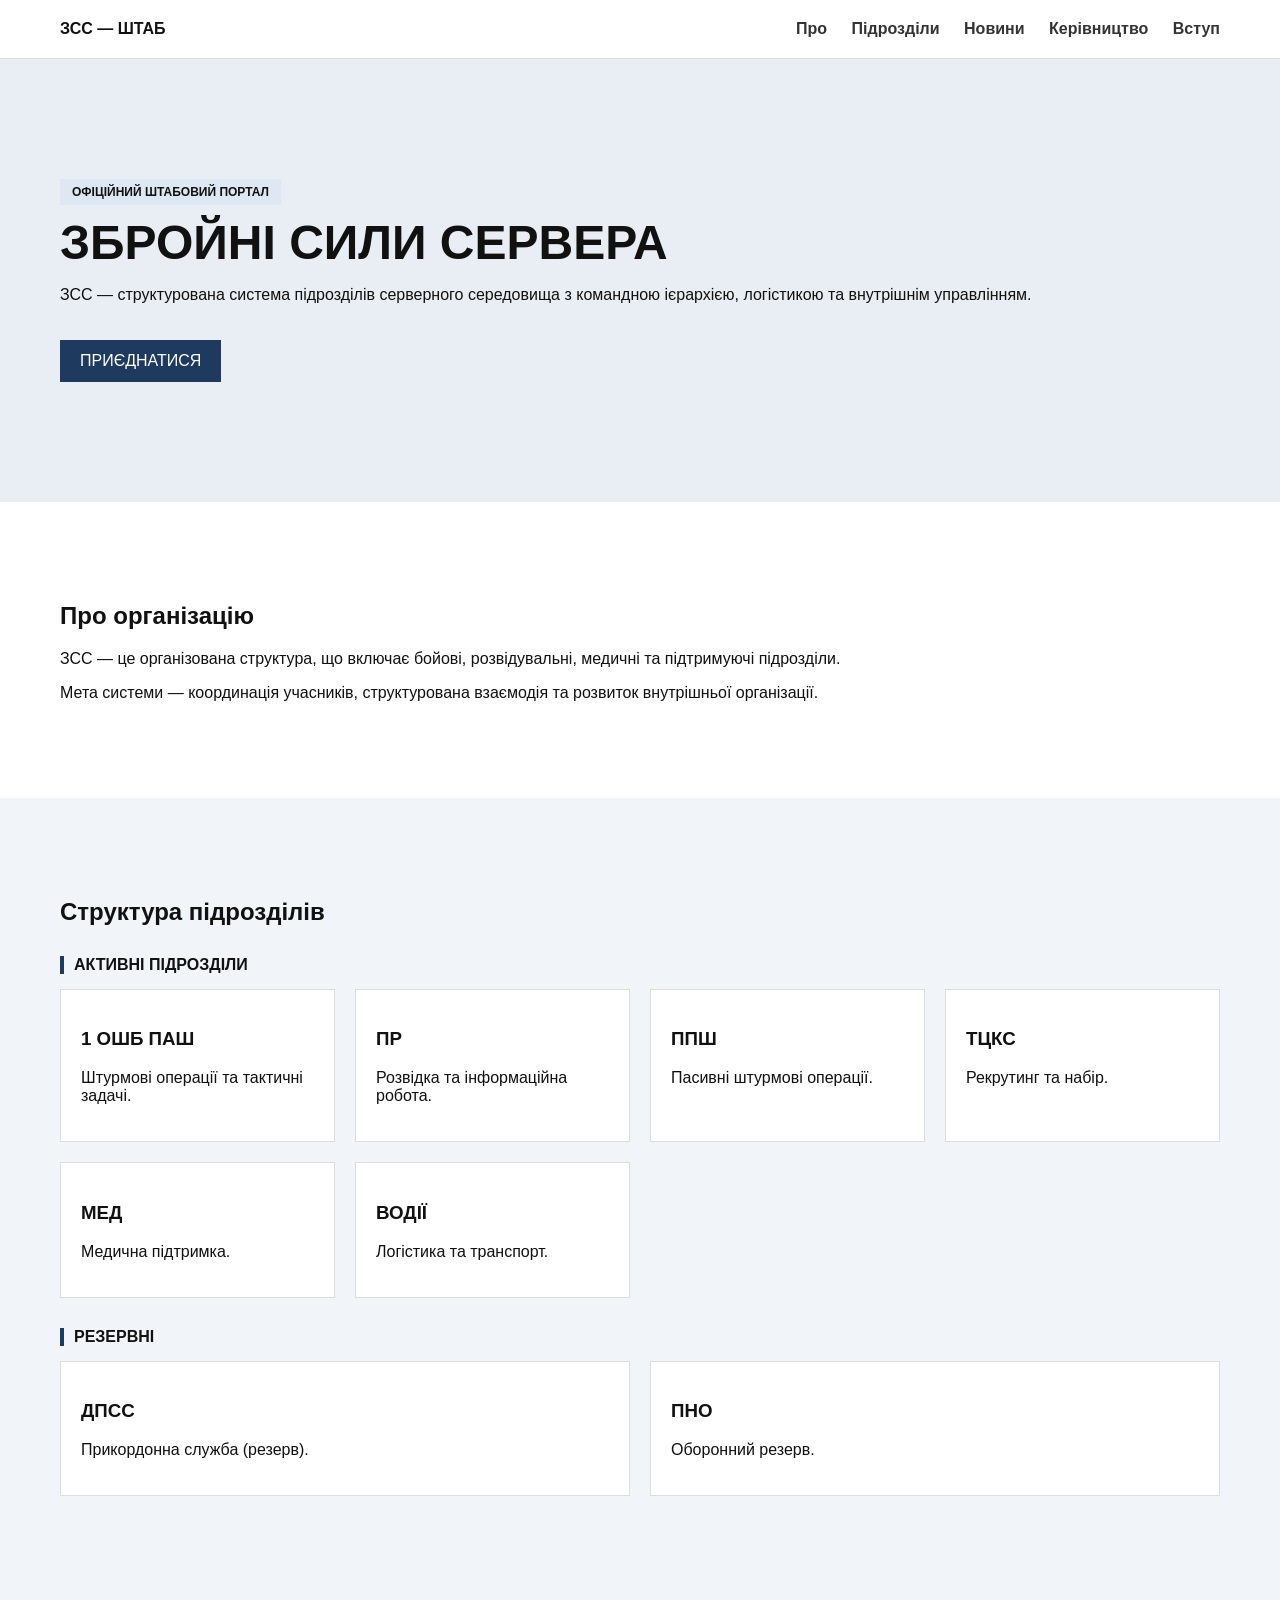
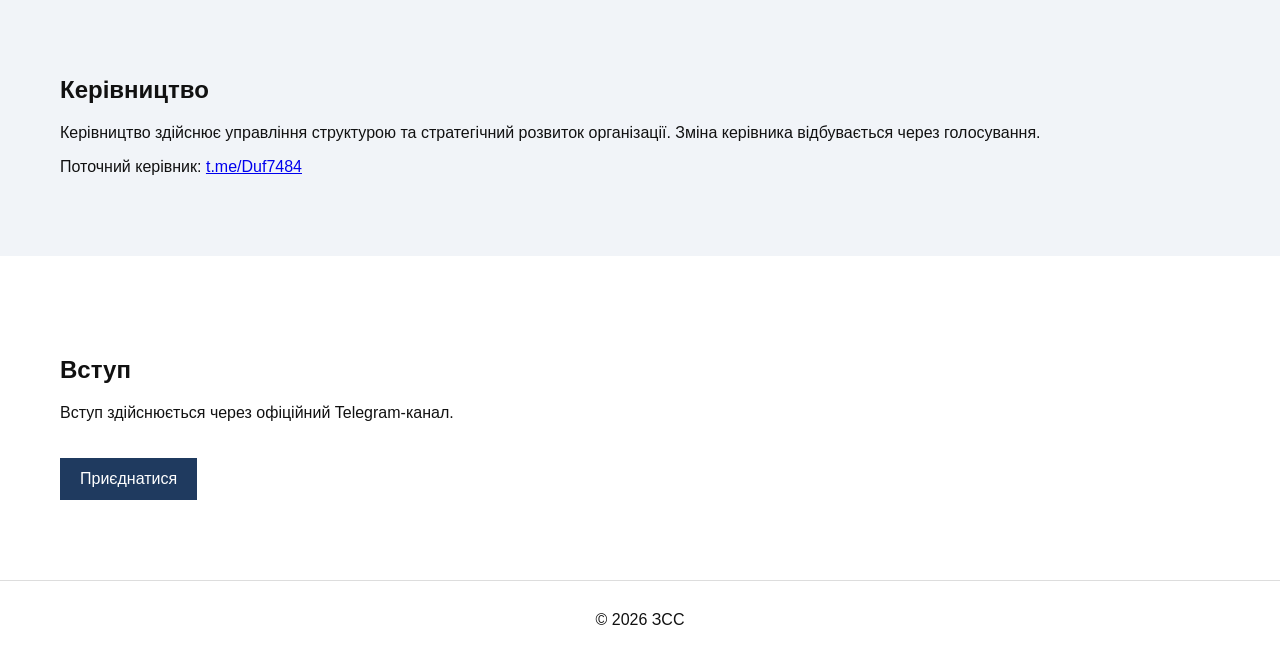
<file: index.html>
<!DOCTYPE html>
<html lang="uk">

<head>
<meta charset="UTF-8">
<meta name="viewport" content="width=device-width, initial-scale=1.0">

<title>ЗСС | Штабний портал</title>

<link rel="stylesheet" href="style.css">
</head>

<body>

<header class="header">

<div class="logo">ЗСС — ШТАБ</div>

<nav>
<a href="#about">Про</a>
<a href="#units">Підрозділи</a>
<a href="#news">Новини</a>
<a href="#command">Керівництво</a>
<a href="#join">Вступ</a>
</nav>

</header>

<section class="hero">

<div class="hero-inner">

<div class="tag">ОФІЦІЙНИЙ ШТАБОВИЙ ПОРТАЛ</div>

<h1>ЗБРОЙНІ СИЛИ СЕРВЕРА</h1>

<p>
ЗСС — структурована система підрозділів серверного середовища з командною ієрархією, логістикою та внутрішнім управлінням.
</p>

<a class="btn" href="#join">ПРИЄДНАТИСЯ</a>

</div>

</section>

<section id="about" class="section">

<h2>Про організацію</h2>

<p>
ЗСС — це організована структура, що включає бойові, розвідувальні, медичні та підтримуючі підрозділи.
</p>

<p>
Мета системи — координація учасників, структурована взаємодія та розвиток внутрішньої організації.
</p>

</section>

<section id="units" class="section gray">

<h2>Структура підрозділів</h2>

<div class="grid-title">АКТИВНІ ПІДРОЗДІЛИ</div>

<div class="grid">

<div class="card"><h3>1 ОШБ ПАШ</h3><p>Штурмові операції та тактичні задачі.</p></div>
<div class="card"><h3>ПР</h3><p>Розвідка та інформаційна робота.</p></div>
<div class="card"><h3>ППШ</h3><p>Пасивні штурмові операції.</p></div>
<div class="card"><h3>ТЦКС</h3><p>Рекрутинг та набір.</p></div>
<div class="card"><h3>МЕД</h3><p>Медична підтримка.</p></div>
<div class="card"><h3>ВОДІЇ</h3><p>Логістика та транспорт.</p></div>

</div>

<div class="grid-title">РЕЗЕРВНІ</div>

<div class="grid">

<div class="card"><h3>ДПСС</h3><p>Прикордонна служба (резерв).</p></div>
<div class="card"><h3>ПНО</h3><p>Оборонний резерв.</p></div>

</div>

</section>

<section id="news" class="section">

<h2>Новини</h2>

<div id="newsContainer"></div>

</section>

<section id="command" class="section gray">

<h2>Керівництво</h2>

<p>
Керівництво здійснює управління структурою та стратегічний розвиток організації.
Зміна керівника відбувається через голосування.
</p>

<div class="leader">

Поточний керівник:

<a href="https://t.me/Duf7484" target="_blank">t.me/Duf7484</a>

</div>

</section>

<section id="join" class="section">

<h2>Вступ</h2>

<p>
Вступ здійснюється через офіційний Telegram-канал.
</p>

<a class="btn" href="https://t.me/+Wqcpja004VtlMjgy" target="_blank">
Приєднатися
</a>

</section>

<footer>
© 2026 ЗСС
</footer>

<script src="script.js"></script>

</body>
</html>
</file>
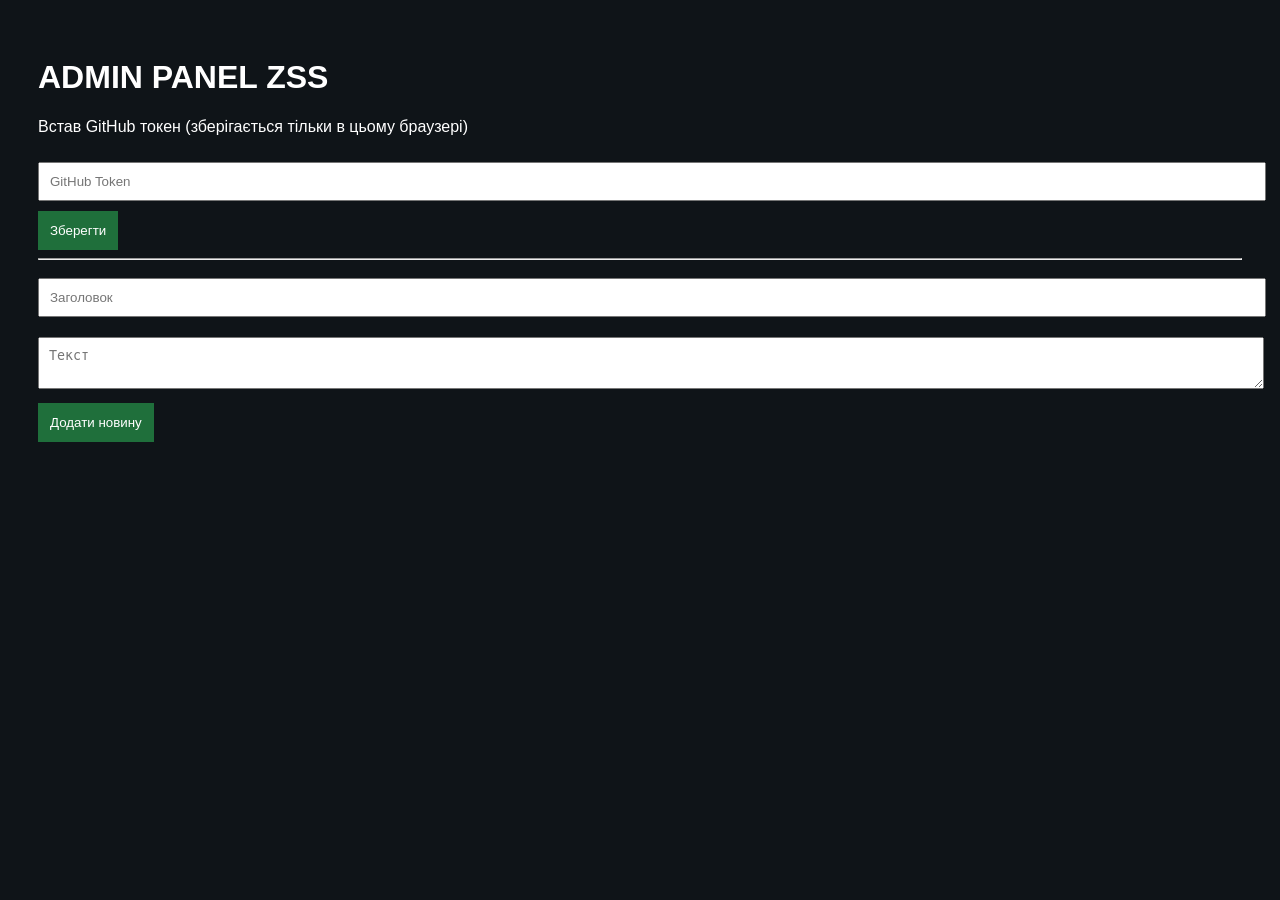
<file: admin.html>
<!DOCTYPE html>
<html lang="uk">

<head>
<meta charset="UTF-8">
<title>ZSS ADMIN</title>

<style>
body{
font-family:Arial;
background:#0f1418;
color:#fff;
padding:30px;
}

input,textarea{
width:100%;
padding:10px;
margin:10px 0;
}

button{
padding:12px;
background:#1f6f3b;
color:#fff;
border:none;
cursor:pointer;
}
</style>
</head>

<body>

<h1>ADMIN PANEL ZSS</h1>

<p>Встав GitHub токен (зберігається тільки в цьому браузері)</p>

<input id="token" placeholder="GitHub Token">
<button onclick="saveToken()">Зберегти</button>

<hr>

<input id="title" placeholder="Заголовок">
<textarea id="text" placeholder="Текст"></textarea>

<button onclick="addNews()">Додати новину</button>

<script>

const repo="YOUR_USERNAME/YOUR_REPO";
const file="news.json";

function saveToken(){
localStorage.setItem("token",document.getElementById("token").value);
alert("Збережено");
}

async function addNews(){

const token=localStorage.getItem("token");

if(!token){
alert("Нема токена");
return;
}

const title=document.getElementById("title").value;
const text=document.getElementById("text").value;

const res=await fetch(`https://api.github.com/repos/${repo}/contents/${file}`);
const data=await res.json();

const json=JSON.parse(atob(data.content));

json.unshift({title,text});

const updated=btoa(JSON.stringify(json,null,2));

await fetch(`https://api.github.com/repos/${repo}/contents/${file}`,{
method:"PUT",
headers:{
"Authorization":"Bearer "+token,
"Content-Type":"application/json"
},
body:JSON.stringify({
message:"update news",
content:updated,
sha:data.sha
})
});

alert("Готово!");
}

</script>

</body>
</html>
</file>
<file: style.css>
body{
margin:0;
font-family:Arial;
background:#f4f6f8;
color:#111;
}

.header{
display:flex;
justify-content:space-between;
padding:20px 60px;
background:#fff;
border-bottom:1px solid #ddd;
position:sticky;
top:0;
}

.logo{
font-weight:900;
}

nav a{
margin-left:20px;
text-decoration:none;
color:#333;
font-weight:600;
}

.hero{
padding:120px 60px;
background:#e9eef5;
}

.hero h1{
font-size:48px;
margin:10px 0;
}

.tag{
background:#dfe7f2;
padding:6px 12px;
display:inline-block;
font-size:12px;
font-weight:700;
}

.btn{
display:inline-block;
padding:12px 20px;
background:#1f3a5f;
color:#fff;
text-decoration:none;
margin-top:20px;
}

.section{
padding:80px 60px;
background:#fff;
}

.gray{
background:#f1f4f8;
}

.grid-title{
font-weight:800;
margin:30px 0 15px;
border-left:4px solid #1f3a5f;
padding-left:10px;
}

.grid{
display:grid;
grid-template-columns:repeat(auto-fit,minmax(250px,1fr));
gap:20px;
}

.card{
background:#fff;
border:1px solid #ddd;
padding:20px;
}

footer{
text-align:center;
padding:30px;
background:#fff;
border-top:1px solid #ddd;
}

@media(max-width:768px){
.header{
flex-direction:column;
gap:10px;
}

.hero{
padding:90px 20px;
}

.section{
padding:60px 20px;
}

.hero h1{
font-size:32px;
}
}
</file>
